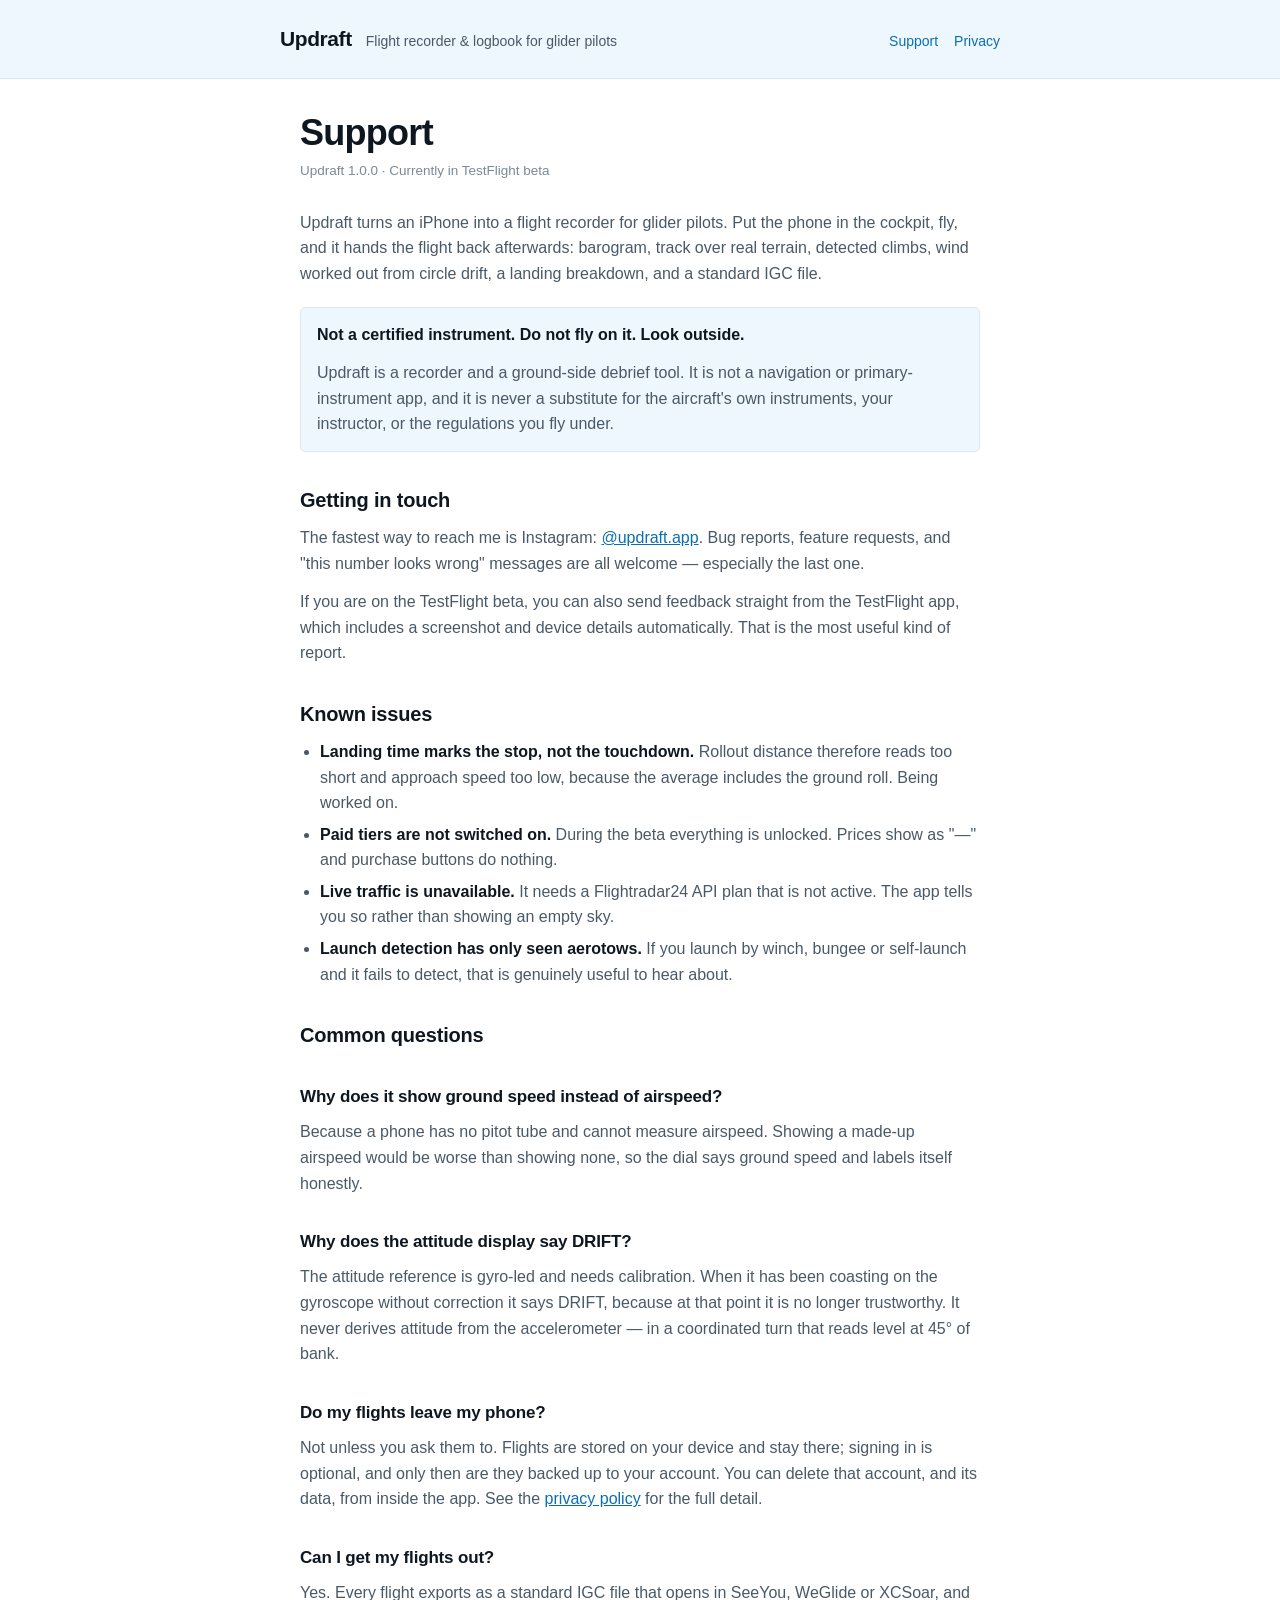
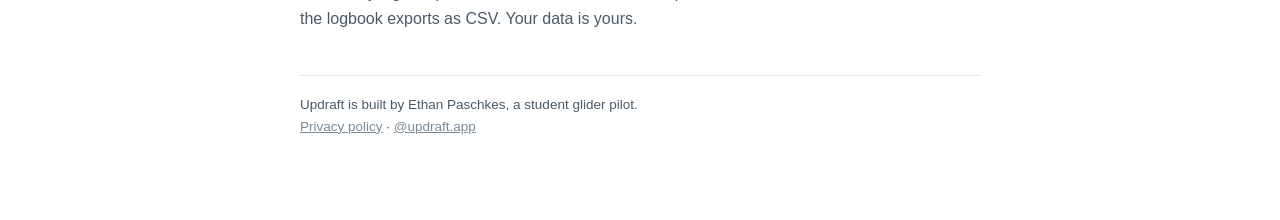
<file: index.html>
<!doctype html>
<html lang="en"><head>
<meta charset="utf-8"><meta name="viewport" content="width=device-width,initial-scale=1">
<title>Updraft — Support</title>
<meta name="description" content="Support for Updraft, a flight recorder and logbook for glider pilots.">
<link rel="stylesheet" href="style.css">
</head><body>

<div class="top"><div class="in">
  <a class="brand" href="/">Updraft</a>
  <span class="tag">Flight recorder &amp; logbook for glider pilots</span>
  <nav><a href="/support.html">Support</a><a href="/privacy.html">Privacy</a></nav>
</div></div>

<main>
<h1>Support</h1>
<p class="upd">Updraft 1.0.0 · Currently in TestFlight beta</p>

<p>Updraft turns an iPhone into a flight recorder for glider pilots. Put the phone in the cockpit, fly, and it hands the flight back afterwards: barogram, track over real terrain, detected climbs, wind worked out from circle drift, a landing breakdown, and a standard IGC file.</p>

<div class="note">
<p><b>Not a certified instrument. Do not fly on it. Look outside.</b></p>
<p>Updraft is a recorder and a ground-side debrief tool. It is not a navigation or primary-instrument app, and it is never a substitute for the aircraft's own instruments, your instructor, or the regulations you fly under.</p>
</div>

<h2>Getting in touch</h2>
<p>The fastest way to reach me is Instagram: <a href="https://instagram.com/updraft.app">@updraft.app</a>. Bug reports, feature requests, and "this number looks wrong" messages are all welcome — especially the last one.</p>
<p>If you are on the TestFlight beta, you can also send feedback straight from the TestFlight app, which includes a screenshot and device details automatically. That is the most useful kind of report.</p>

<h2>Known issues</h2>
<ul>
<li><b>Landing time marks the stop, not the touchdown.</b> Rollout distance therefore reads too short and approach speed too low, because the average includes the ground roll. Being worked on.</li>
<li><b>Paid tiers are not switched on.</b> During the beta everything is unlocked. Prices show as "—" and purchase buttons do nothing.</li>
<li><b>Live traffic is unavailable.</b> It needs a Flightradar24 API plan that is not active. The app tells you so rather than showing an empty sky.</li>
<li><b>Launch detection has only seen aerotows.</b> If you launch by winch, bungee or self-launch and it fails to detect, that is genuinely useful to hear about.</li>
</ul>

<h2>Common questions</h2>

<h2 style="font-size:17px">Why does it show ground speed instead of airspeed?</h2>
<p>Because a phone has no pitot tube and cannot measure airspeed. Showing a made-up airspeed would be worse than showing none, so the dial says ground speed and labels itself honestly.</p>

<h2 style="font-size:17px">Why does the attitude display say DRIFT?</h2>
<p>The attitude reference is gyro-led and needs calibration. When it has been coasting on the gyroscope without correction it says DRIFT, because at that point it is no longer trustworthy. It never derives attitude from the accelerometer — in a coordinated turn that reads level at 45° of bank.</p>

<h2 style="font-size:17px">Do my flights leave my phone?</h2>
<p>Not unless you ask them to. Flights are stored on your device and stay there; signing in is optional, and only then are they backed up to your account. You can delete that account, and its data, from inside the app. See the <a href="/privacy.html">privacy policy</a> for the full detail.</p>

<h2 style="font-size:17px">Can I get my flights out?</h2>
<p>Yes. Every flight exports as a standard IGC file that opens in SeeYou, WeGlide or XCSoar, and the logbook exports as CSV. Your data is yours.</p>

<footer>
<p>Updraft is built by Ethan Paschkes, a student glider pilot.<br>
<a href="/privacy.html">Privacy policy</a> · <a href="https://instagram.com/updraft.app">@updraft.app</a></p>
</footer>
</main>
</body></html>
</file>
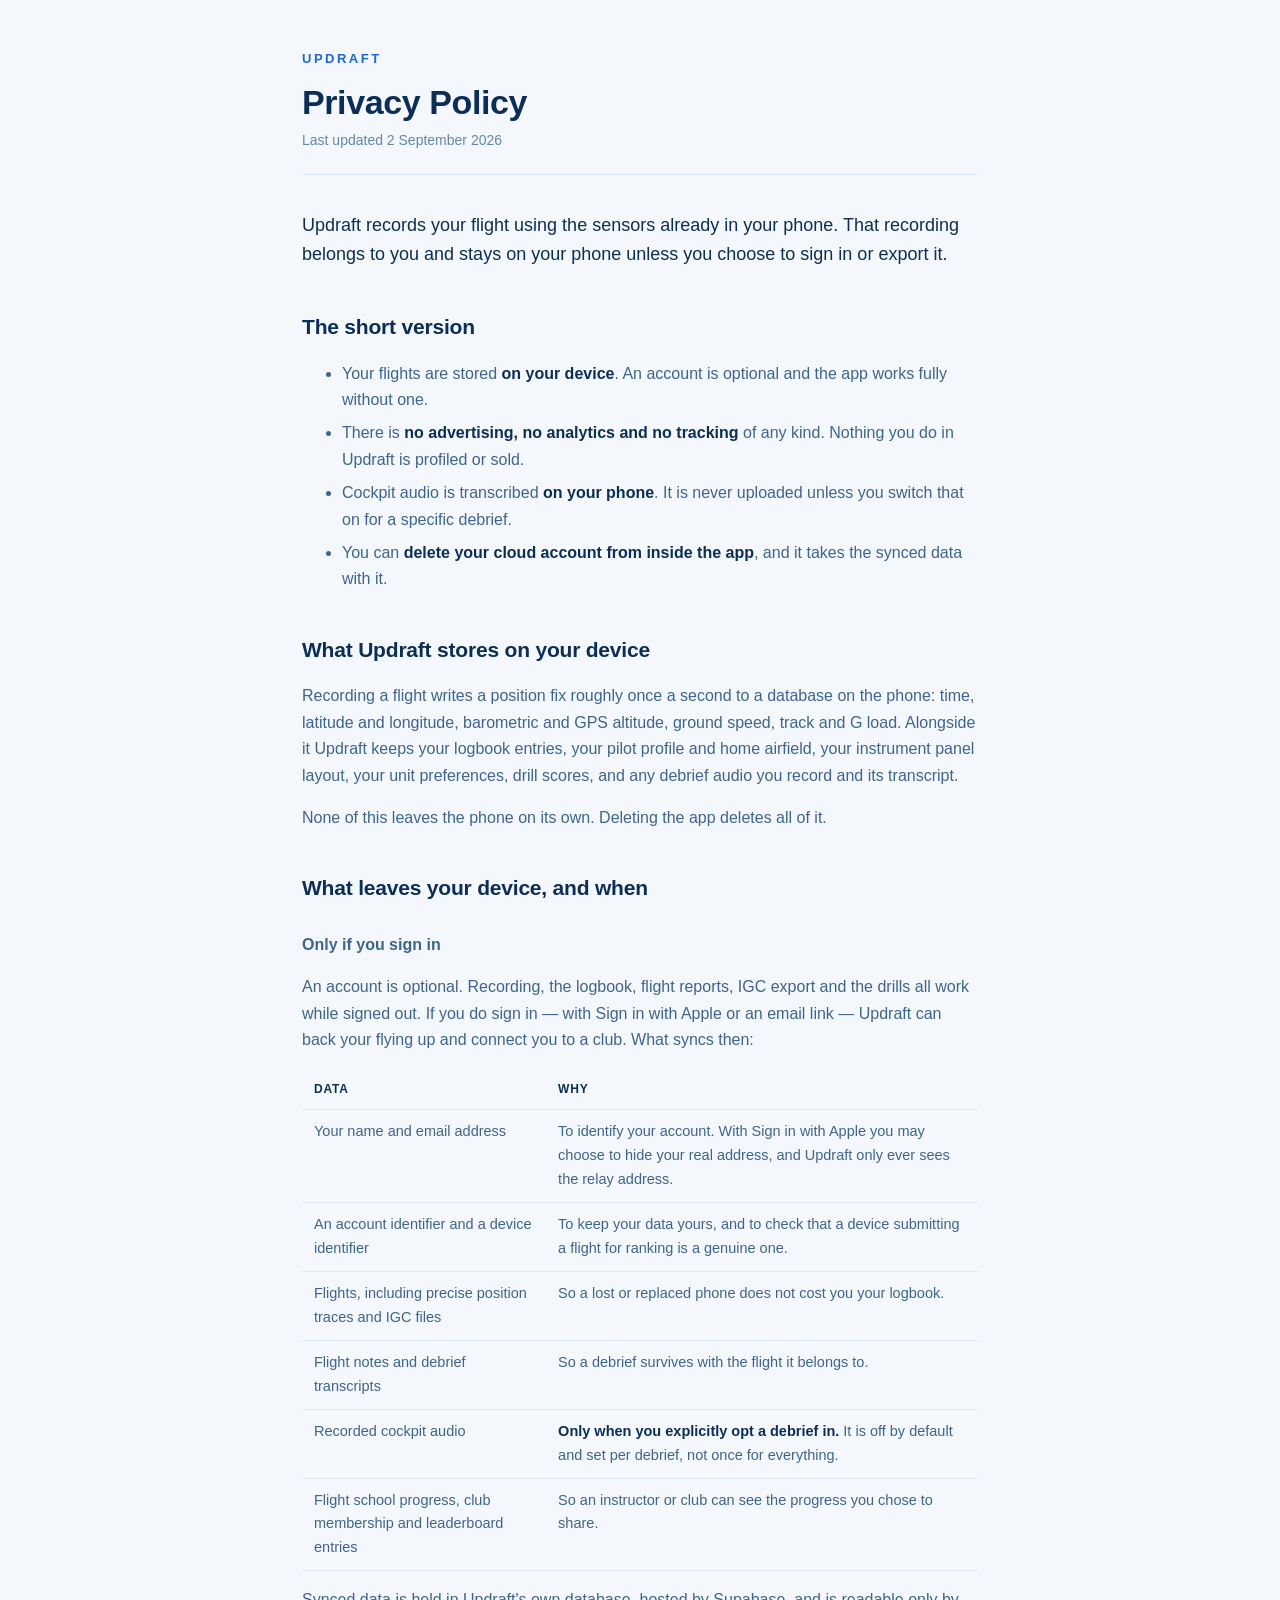
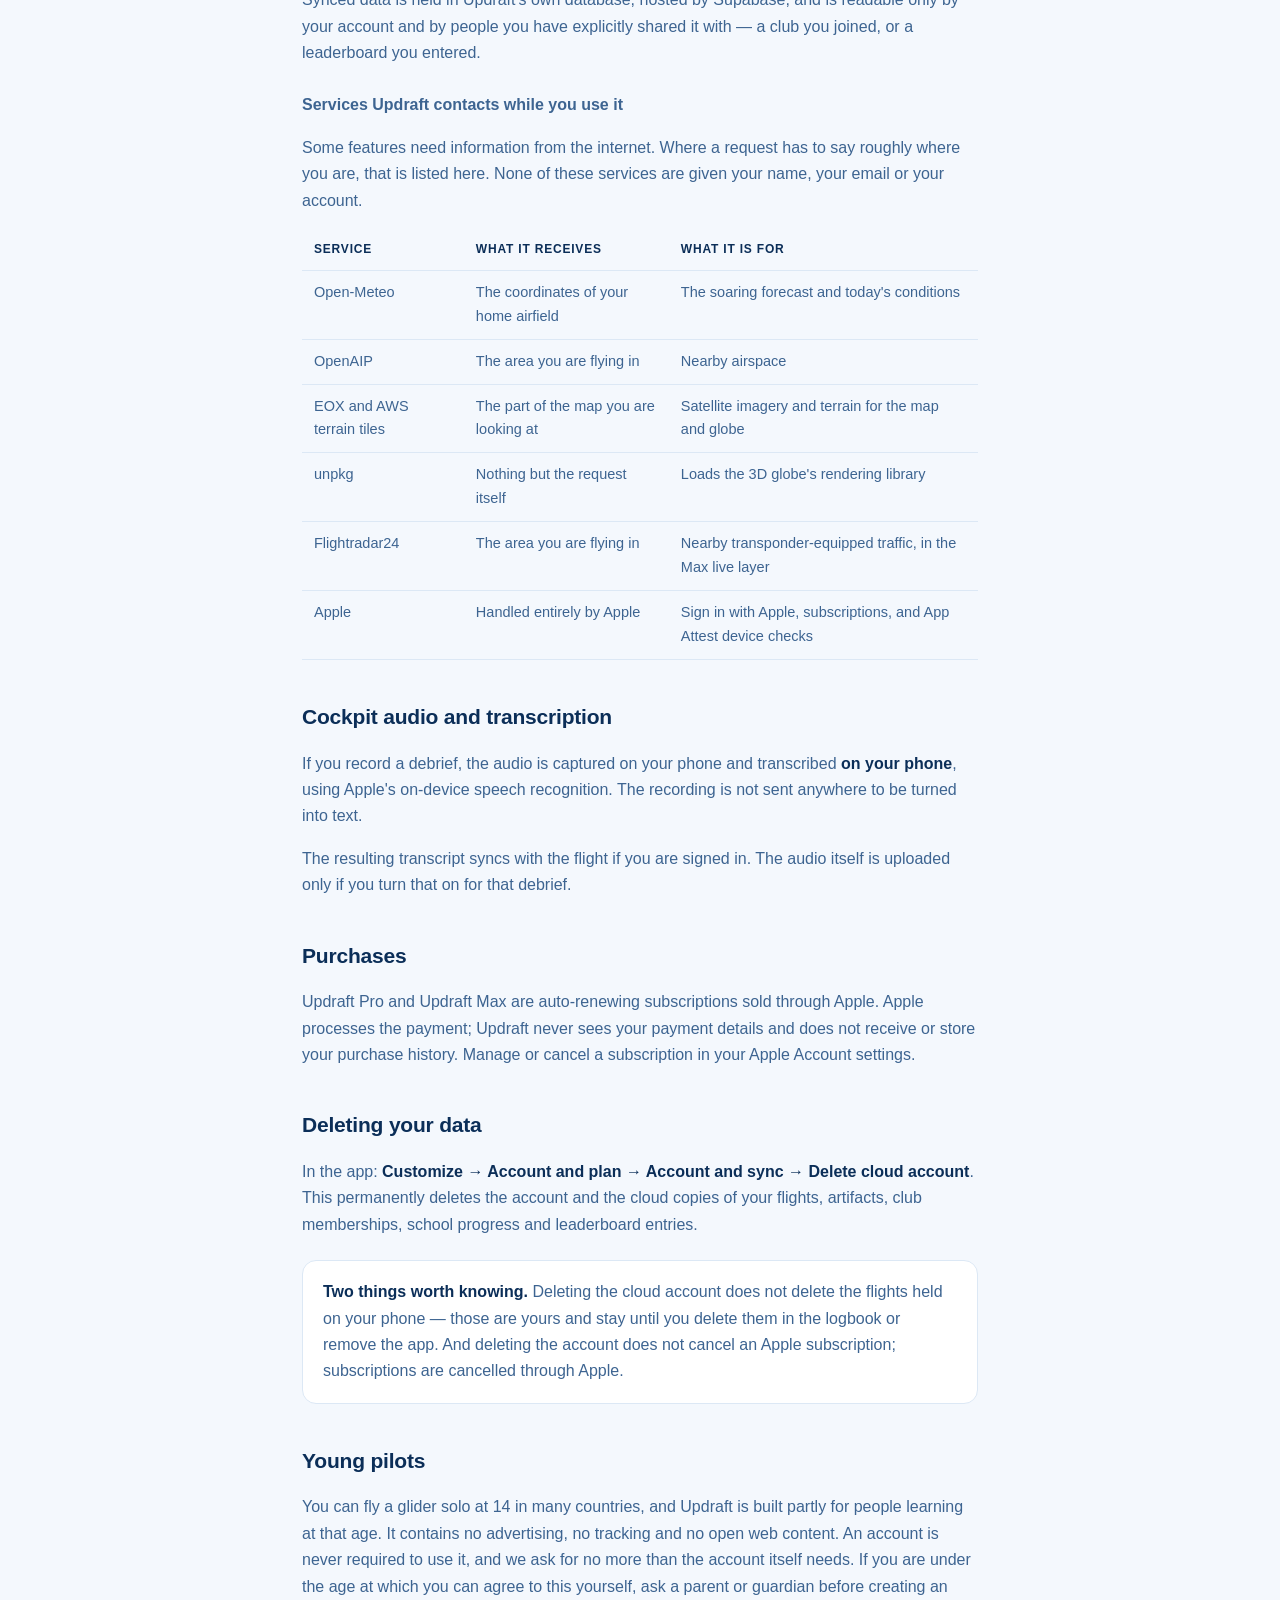
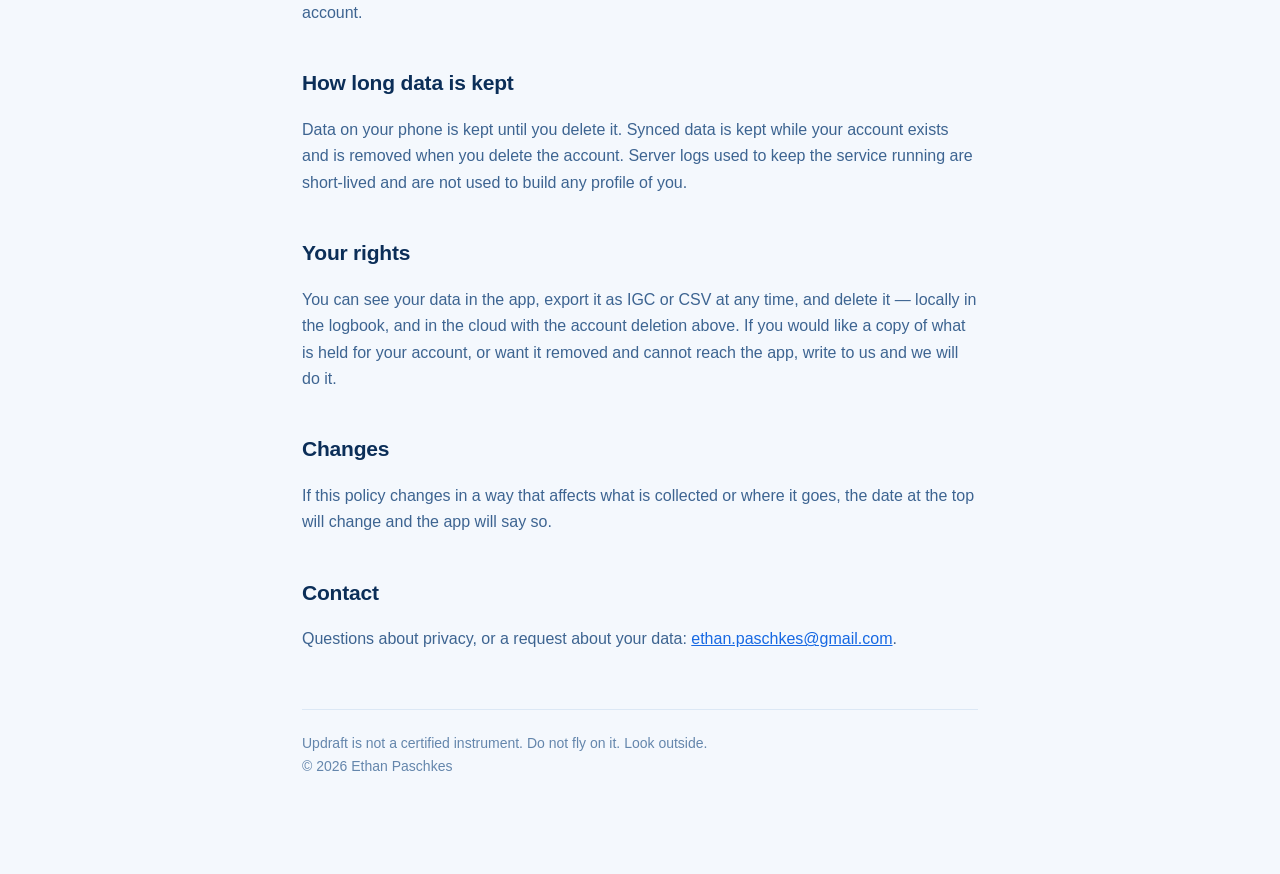
<file: privacy.html>
<!doctype html>
<html lang="en">
<head>
<meta charset="utf-8">
<meta name="viewport" content="width=device-width, initial-scale=1">
<title>Privacy Policy — Updraft</title>
<style>
  :root {
    --bg: #F4F8FD; --surface: #FFFFFF; --ink: #0B2E58; --muted: #3D6491;
    --faint: #6486AC; --accent: #1668E3; --rule: #DCE8F5;
  }
  * { box-sizing: border-box; }
  body {
    margin: 0; background: var(--bg); color: var(--ink);
    font: 16px/1.65 -apple-system, BlinkMacSystemFont, "Segoe UI", Roboto, Helvetica, Arial, sans-serif;
    -webkit-text-size-adjust: 100%;
  }
  .wrap { max-width: 720px; margin: 0 auto; padding: 48px 22px 96px; }
  header { border-bottom: 1px solid var(--rule); padding-bottom: 22px; margin-bottom: 36px; }
  .mark { font-weight: 800; letter-spacing: 2.5px; font-size: 13px; color: var(--accent); }
  h1 { font-size: 34px; line-height: 1.15; margin: 14px 0 6px; letter-spacing: -0.4px; }
  .updated { color: var(--faint); font-size: 14px; margin: 0; }
  h2 { font-size: 21px; margin: 40px 0 10px; letter-spacing: -0.2px; }
  h3 { font-size: 16px; margin: 26px 0 6px; color: var(--muted); }
  p, li { color: var(--muted); }
  li { margin-bottom: 7px; }
  strong { color: var(--ink); }
  a { color: var(--accent); }
  .lede { font-size: 18px; color: var(--ink); }
  table { border-collapse: collapse; width: 100%; margin: 16px 0; font-size: 14.5px; }
  th, td { text-align: left; padding: 10px 12px; border-bottom: 1px solid var(--rule); vertical-align: top; }
  th { color: var(--ink); font-size: 12px; text-transform: uppercase; letter-spacing: 0.8px; }
  td { color: var(--muted); }
  .card {
    background: var(--surface); border: 1px solid var(--rule); border-radius: 14px;
    padding: 18px 20px; margin: 22px 0;
  }
  .card p:last-child { margin-bottom: 0; }
  .card p:first-child { margin-top: 0; }
  footer { margin-top: 56px; padding-top: 22px; border-top: 1px solid var(--rule); color: var(--faint); font-size: 14px; }
  @media (prefers-color-scheme: dark) {
    :root { --bg: #061422; --surface: #0E2437; --ink: #EAF3FB; --muted: #AFC9DF;
            --faint: #7C9BB7; --accent: #6FB4FF; --rule: #20455F; }
  }
</style>
</head>
<body>
<div class="wrap">
<header>
  <div class="mark">UPDRAFT</div>
  <h1>Privacy Policy</h1>
  <p class="updated">Last updated 2 September 2026</p>
</header>

<p class="lede">Updraft records your flight using the sensors already in your
phone. That recording belongs to you and stays on your phone unless you choose
to sign in or export it.</p>

<h2>The short version</h2>
<ul>
  <li>Your flights are stored <strong>on your device</strong>. An account is optional and the app works fully without one.</li>
  <li>There is <strong>no advertising, no analytics and no tracking</strong> of any kind. Nothing you do in Updraft is profiled or sold.</li>
  <li>Cockpit audio is transcribed <strong>on your phone</strong>. It is never uploaded unless you switch that on for a specific debrief.</li>
  <li>You can <strong>delete your cloud account from inside the app</strong>, and it takes the synced data with it.</li>
</ul>

<h2>What Updraft stores on your device</h2>
<p>Recording a flight writes a position fix roughly once a second to a database
on the phone: time, latitude and longitude, barometric and GPS altitude, ground
speed, track and G load. Alongside it Updraft keeps your logbook entries, your
pilot profile and home airfield, your instrument panel layout, your unit
preferences, drill scores, and any debrief audio you record and its transcript.</p>
<p>None of this leaves the phone on its own. Deleting the app deletes all of it.</p>

<h2>What leaves your device, and when</h2>

<h3>Only if you sign in</h3>
<p>An account is optional. Recording, the logbook, flight reports, IGC export and
the drills all work while signed out. If you do sign in — with Sign in with Apple
or an email link — Updraft can back your flying up and connect you to a club.
What syncs then:</p>
<table>
  <tr><th>Data</th><th>Why</th></tr>
  <tr><td>Your name and email address</td><td>To identify your account. With Sign in with Apple you may choose to hide your real address, and Updraft only ever sees the relay address.</td></tr>
  <tr><td>An account identifier and a device identifier</td><td>To keep your data yours, and to check that a device submitting a flight for ranking is a genuine one.</td></tr>
  <tr><td>Flights, including precise position traces and IGC files</td><td>So a lost or replaced phone does not cost you your logbook.</td></tr>
  <tr><td>Flight notes and debrief transcripts</td><td>So a debrief survives with the flight it belongs to.</td></tr>
  <tr><td>Recorded cockpit audio</td><td><strong>Only when you explicitly opt a debrief in.</strong> It is off by default and set per debrief, not once for everything.</td></tr>
  <tr><td>Flight school progress, club membership and leaderboard entries</td><td>So an instructor or club can see the progress you chose to share.</td></tr>
</table>
<p>Synced data is held in Updraft's own database, hosted by Supabase, and is
readable only by your account and by people you have explicitly shared it with —
a club you joined, or a leaderboard you entered.</p>

<h3>Services Updraft contacts while you use it</h3>
<p>Some features need information from the internet. Where a request has to say
roughly where you are, that is listed here. None of these services are given your
name, your email or your account.</p>
<table>
  <tr><th>Service</th><th>What it receives</th><th>What it is for</th></tr>
  <tr><td>Open-Meteo</td><td>The coordinates of your home airfield</td><td>The soaring forecast and today's conditions</td></tr>
  <tr><td>OpenAIP</td><td>The area you are flying in</td><td>Nearby airspace</td></tr>
  <tr><td>EOX and AWS terrain tiles</td><td>The part of the map you are looking at</td><td>Satellite imagery and terrain for the map and globe</td></tr>
  <tr><td>unpkg</td><td>Nothing but the request itself</td><td>Loads the 3D globe's rendering library</td></tr>
  <tr><td>Flightradar24</td><td>The area you are flying in</td><td>Nearby transponder-equipped traffic, in the Max live layer</td></tr>
  <tr><td>Apple</td><td>Handled entirely by Apple</td><td>Sign in with Apple, subscriptions, and App Attest device checks</td></tr>
</table>

<h2>Cockpit audio and transcription</h2>
<p>If you record a debrief, the audio is captured on your phone and transcribed
<strong>on your phone</strong>, using Apple's on-device speech recognition. The
recording is not sent anywhere to be turned into text.</p>
<p>The resulting transcript syncs with the flight if you are signed in. The audio
itself is uploaded only if you turn that on for that debrief.</p>

<h2>Purchases</h2>
<p>Updraft Pro and Updraft Max are auto-renewing subscriptions sold through
Apple. Apple processes the payment; Updraft never sees your payment details and
does not receive or store your purchase history. Manage or cancel a subscription
in your Apple Account settings.</p>

<h2>Deleting your data</h2>
<p>In the app: <strong>Customize → Account and plan → Account and sync → Delete
cloud account</strong>. This permanently deletes the account and the cloud copies
of your flights, artifacts, club memberships, school progress and leaderboard
entries.</p>
<div class="card">
  <p><strong>Two things worth knowing.</strong> Deleting the cloud account does
  not delete the flights held on your phone — those are yours and stay until you
  delete them in the logbook or remove the app. And deleting the account does not
  cancel an Apple subscription; subscriptions are cancelled through Apple.</p>
</div>

<h2>Young pilots</h2>
<p>You can fly a glider solo at 14 in many countries, and Updraft is built partly
for people learning at that age. It contains no advertising, no tracking and no
open web content. An account is never required to use it, and we ask for no more
than the account itself needs. If you are under the age at which you can agree to
this yourself, ask a parent or guardian before creating an account.</p>

<h2>How long data is kept</h2>
<p>Data on your phone is kept until you delete it. Synced data is kept while your
account exists and is removed when you delete the account. Server logs used to
keep the service running are short-lived and are not used to build any profile of
you.</p>

<h2>Your rights</h2>
<p>You can see your data in the app, export it as IGC or CSV at any time, and
delete it — locally in the logbook, and in the cloud with the account deletion
above. If you would like a copy of what is held for your account, or want it
removed and cannot reach the app, write to us and we will do it.</p>

<h2>Changes</h2>
<p>If this policy changes in a way that affects what is collected or where it
goes, the date at the top will change and the app will say so.</p>

<h2>Contact</h2>
<p>Questions about privacy, or a request about your data:
<a href="mailto:ethan.paschkes@gmail.com">ethan.paschkes@gmail.com</a>.</p>

<footer>
  Updraft is not a certified instrument. Do not fly on it. Look outside.<br>
  © 2026 Ethan Paschkes
</footer>
</div>
</body>
</html>
</file>
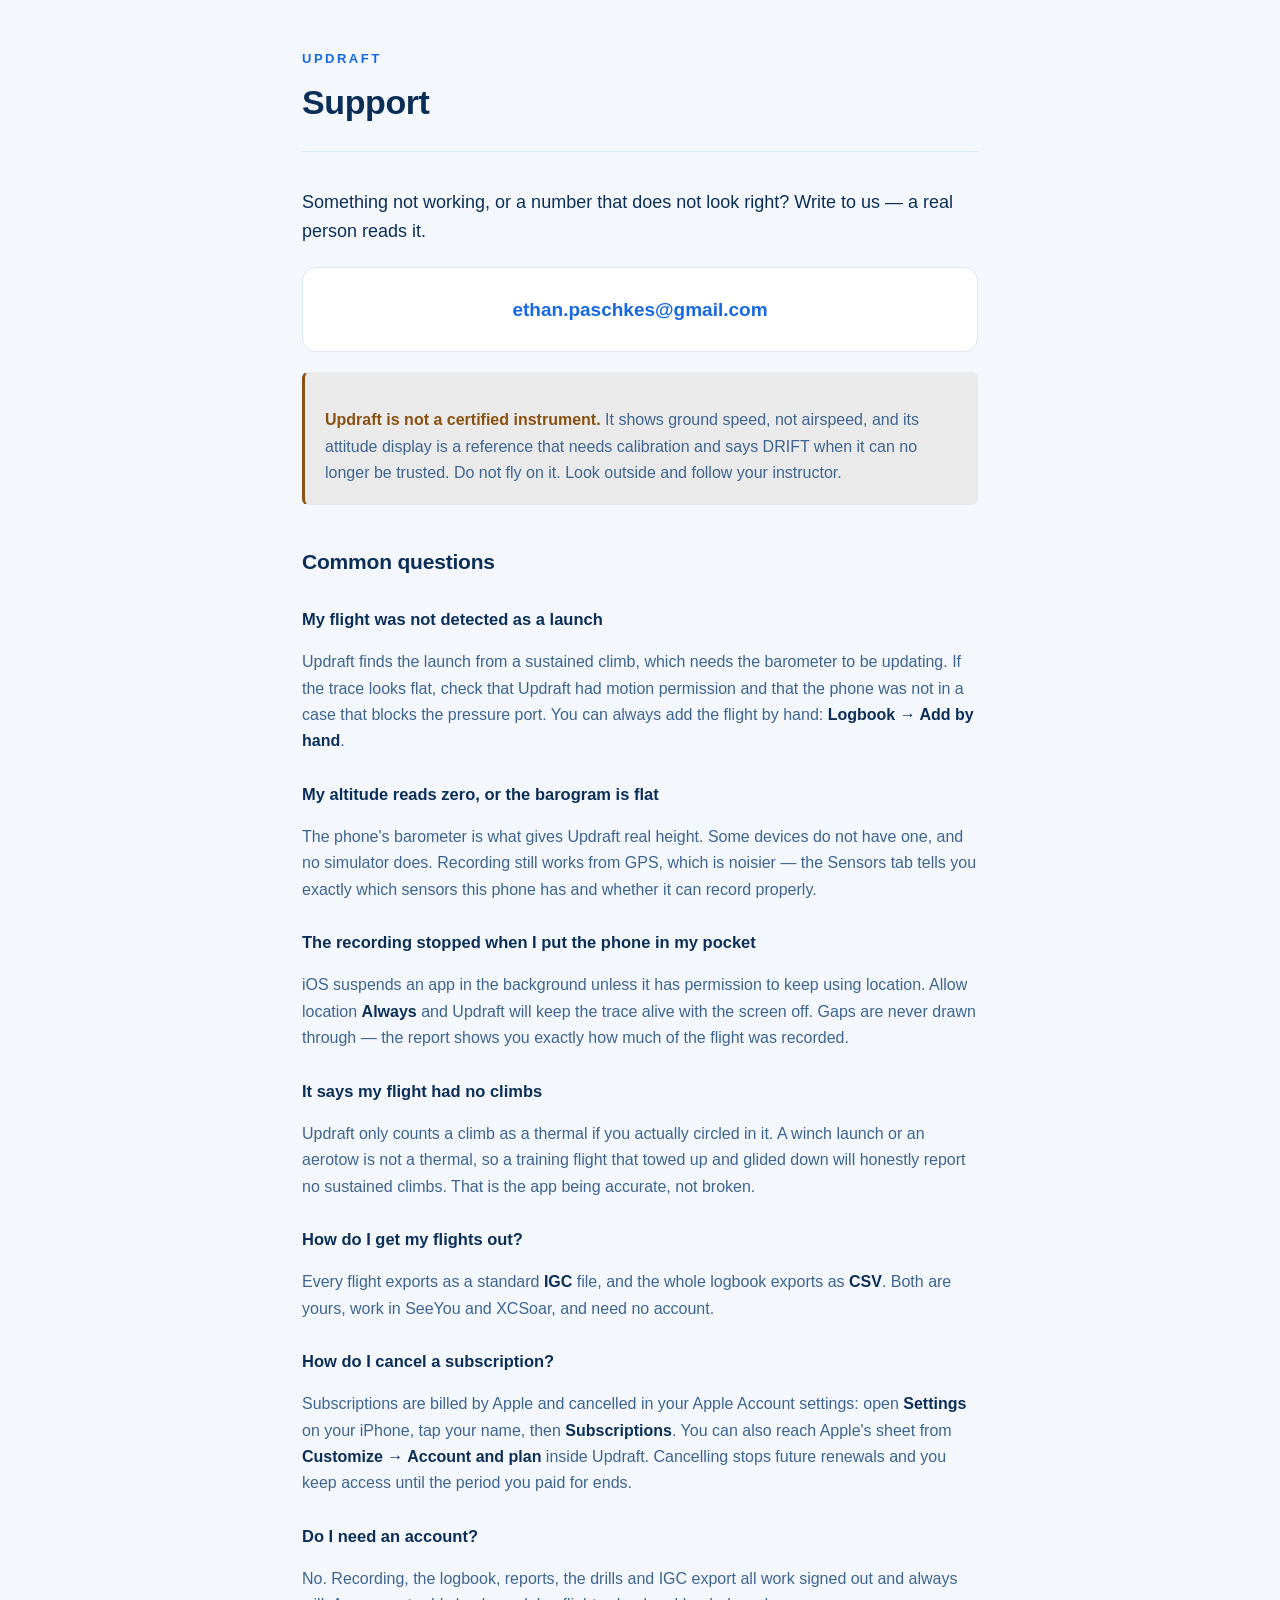
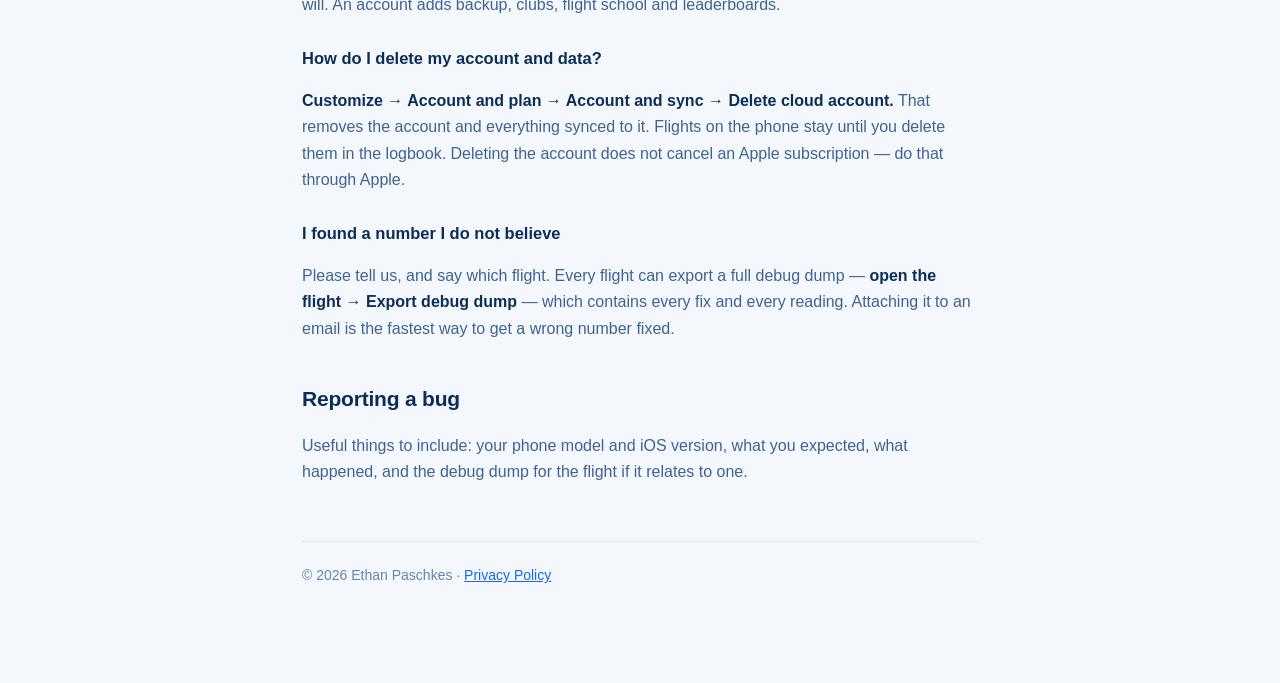
<file: support.html>
<!doctype html>
<html lang="en">
<head>
<meta charset="utf-8">
<meta name="viewport" content="width=device-width, initial-scale=1">
<title>Support — Updraft</title>
<style>
  :root {
    --bg: #F4F8FD; --surface: #FFFFFF; --ink: #0B2E58; --muted: #3D6491;
    --faint: #6486AC; --accent: #1668E3; --rule: #DCE8F5; --warnbg: rgba(138,80,16,0.08); --warn: #8A5010;
  }
  * { box-sizing: border-box; }
  body {
    margin: 0; background: var(--bg); color: var(--ink);
    font: 16px/1.65 -apple-system, BlinkMacSystemFont, "Segoe UI", Roboto, Helvetica, Arial, sans-serif;
    -webkit-text-size-adjust: 100%;
  }
  .wrap { max-width: 720px; margin: 0 auto; padding: 48px 22px 96px; }
  header { border-bottom: 1px solid var(--rule); padding-bottom: 22px; margin-bottom: 36px; }
  .mark { font-weight: 800; letter-spacing: 2.5px; font-size: 13px; color: var(--accent); }
  h1 { font-size: 34px; line-height: 1.15; margin: 14px 0 6px; letter-spacing: -0.4px; }
  h2 { font-size: 21px; margin: 40px 0 10px; letter-spacing: -0.2px; }
  h3 { font-size: 16.5px; margin: 26px 0 4px; }
  p, li { color: var(--muted); }
  li { margin-bottom: 7px; }
  strong { color: var(--ink); }
  a { color: var(--accent); }
  .lede { font-size: 18px; color: var(--ink); }
  .card {
    background: var(--surface); border: 1px solid var(--rule); border-radius: 14px;
    padding: 18px 20px; margin: 20px 0;
  }
  .card p:last-child { margin-bottom: 0; }
  .card h3 { margin-top: 0; }
  .safety { background: var(--warnbg); border-color: transparent; border-left: 3px solid var(--warn); border-radius: 6px; }
  .safety strong { color: var(--warn); }
  .contact { text-align: center; padding: 26px 20px; }
  .contact a { font-size: 19px; font-weight: 700; text-decoration: none; }
  footer { margin-top: 56px; padding-top: 22px; border-top: 1px solid var(--rule); color: var(--faint); font-size: 14px; }
  @media (prefers-color-scheme: dark) {
    :root { --bg: #061422; --surface: #0E2437; --ink: #EAF3FB; --muted: #AFC9DF;
            --faint: #7C9BB7; --accent: #6FB4FF; --rule: #20455F;
            --warnbg: rgba(240,178,101,0.12); --warn: #F0B265; }
  }
</style>
</head>
<body>
<div class="wrap">
<header>
  <div class="mark">UPDRAFT</div>
  <h1>Support</h1>
</header>

<p class="lede">Something not working, or a number that does not look right?
Write to us — a real person reads it.</p>

<div class="card contact">
  <a href="mailto:ethan.paschkes@gmail.com">ethan.paschkes@gmail.com</a>
</div>

<div class="card safety">
  <p><strong>Updraft is not a certified instrument.</strong> It shows ground
  speed, not airspeed, and its attitude display is a reference that needs
  calibration and says DRIFT when it can no longer be trusted. Do not fly on it.
  Look outside and follow your instructor.</p>
</div>

<h2>Common questions</h2>

<h3>My flight was not detected as a launch</h3>
<p>Updraft finds the launch from a sustained climb, which needs the barometer to
be updating. If the trace looks flat, check that Updraft had motion permission
and that the phone was not in a case that blocks the pressure port. You can
always add the flight by hand: <strong>Logbook → Add by hand</strong>.</p>

<h3>My altitude reads zero, or the barogram is flat</h3>
<p>The phone's barometer is what gives Updraft real height. Some devices do not
have one, and no simulator does. Recording still works from GPS, which is noisier
— the Sensors tab tells you exactly which sensors this phone has and whether it
can record properly.</p>

<h3>The recording stopped when I put the phone in my pocket</h3>
<p>iOS suspends an app in the background unless it has permission to keep using
location. Allow location <strong>Always</strong> and Updraft will keep the trace
alive with the screen off. Gaps are never drawn through — the report shows you
exactly how much of the flight was recorded.</p>

<h3>It says my flight had no climbs</h3>
<p>Updraft only counts a climb as a thermal if you actually circled in it. A
winch launch or an aerotow is not a thermal, so a training flight that towed up
and glided down will honestly report no sustained climbs. That is the app being
accurate, not broken.</p>

<h3>How do I get my flights out?</h3>
<p>Every flight exports as a standard <strong>IGC</strong> file, and the whole
logbook exports as <strong>CSV</strong>. Both are yours, work in SeeYou and
XCSoar, and need no account.</p>

<h3>How do I cancel a subscription?</h3>
<p>Subscriptions are billed by Apple and cancelled in your Apple Account
settings: open <strong>Settings</strong> on your iPhone, tap your name, then
<strong>Subscriptions</strong>. You can also reach Apple's sheet from
<strong>Customize → Account and plan</strong> inside Updraft. Cancelling stops
future renewals and you keep access until the period you paid for ends.</p>

<h3>Do I need an account?</h3>
<p>No. Recording, the logbook, reports, the drills and IGC export all work signed
out and always will. An account adds backup, clubs, flight school and
leaderboards.</p>

<h3>How do I delete my account and data?</h3>
<p><strong>Customize → Account and plan → Account and sync → Delete cloud
account.</strong> That removes the account and everything synced to it. Flights
on the phone stay until you delete them in the logbook. Deleting the account does
not cancel an Apple subscription — do that through Apple.</p>

<h3>I found a number I do not believe</h3>
<p>Please tell us, and say which flight. Every flight can export a full debug
dump — <strong>open the flight → Export debug dump</strong> — which contains
every fix and every reading. Attaching it to an email is the fastest way to get a
wrong number fixed.</p>

<h2>Reporting a bug</h2>
<p>Useful things to include: your phone model and iOS version, what you expected,
what happened, and the debug dump for the flight if it relates to one.</p>

<footer>
  © 2026 Ethan Paschkes · <a href="privacy.html">Privacy Policy</a>
</footer>
</div>
</body>
</html>
</file>
<file: style.css>
:root{
  --paper:#FFFFFF; --tint:#EEF6FE; --ink:#0E1720; --ink-2:#4A5967;
  --ink-3:#7B8A98; --rule:#DDE7F0; --accent:#0A6FB0;
}
@media (prefers-color-scheme:dark){
  :root{ --paper:#0C1218; --tint:#121C25; --ink:#E8EEF4; --ink-2:#A2B0BD;
         --ink-3:#73828F; --rule:#22303C; --accent:#63B2E4; }
}
*{box-sizing:border-box}
body{margin:0;background:var(--paper);color:var(--ink);
  font:16px/1.6 -apple-system,BlinkMacSystemFont,"Segoe UI",Roboto,sans-serif;
  -webkit-text-size-adjust:100%}
.top{background:var(--tint);border-bottom:1px solid var(--rule);padding:22px 20px}
.top .in{max-width:720px;margin:0 auto;display:flex;align-items:baseline;gap:14px;flex-wrap:wrap}
.brand{font-size:21px;font-weight:700;letter-spacing:-.02em;color:var(--ink);text-decoration:none}
.tag{font-size:14px;color:var(--ink-2)}
nav{margin-left:auto;display:flex;gap:16px}
nav a{font-size:14px;color:var(--accent);text-decoration:none}
nav a:hover{text-decoration:underline}
main{max-width:720px;margin:0 auto;padding:34px 20px 70px}
h1{font-size:clamp(27px,6vw,36px);font-weight:700;letter-spacing:-.02em;line-height:1.1;margin:0 0 8px}
.upd{font-size:13.5px;color:var(--ink-3);margin:0 0 28px}
h2{font-size:20px;font-weight:600;margin:32px 0 9px;letter-spacing:-.01em}
p,li{color:var(--ink-2)}
p{margin:0 0 13px}
ul{padding-left:20px;margin:0 0 13px}
li{margin-bottom:6px}
b,strong{color:var(--ink);font-weight:600}
a{color:var(--accent)}
.note{background:var(--tint);border:1px solid var(--rule);border-radius:5px;padding:14px 16px;margin:20px 0}
.note p:last-child{margin-bottom:0}
footer{border-top:1px solid var(--rule);margin-top:44px;padding-top:18px;font-size:13.5px;color:var(--ink-3)}
footer a{color:var(--ink-3)}
</file>
